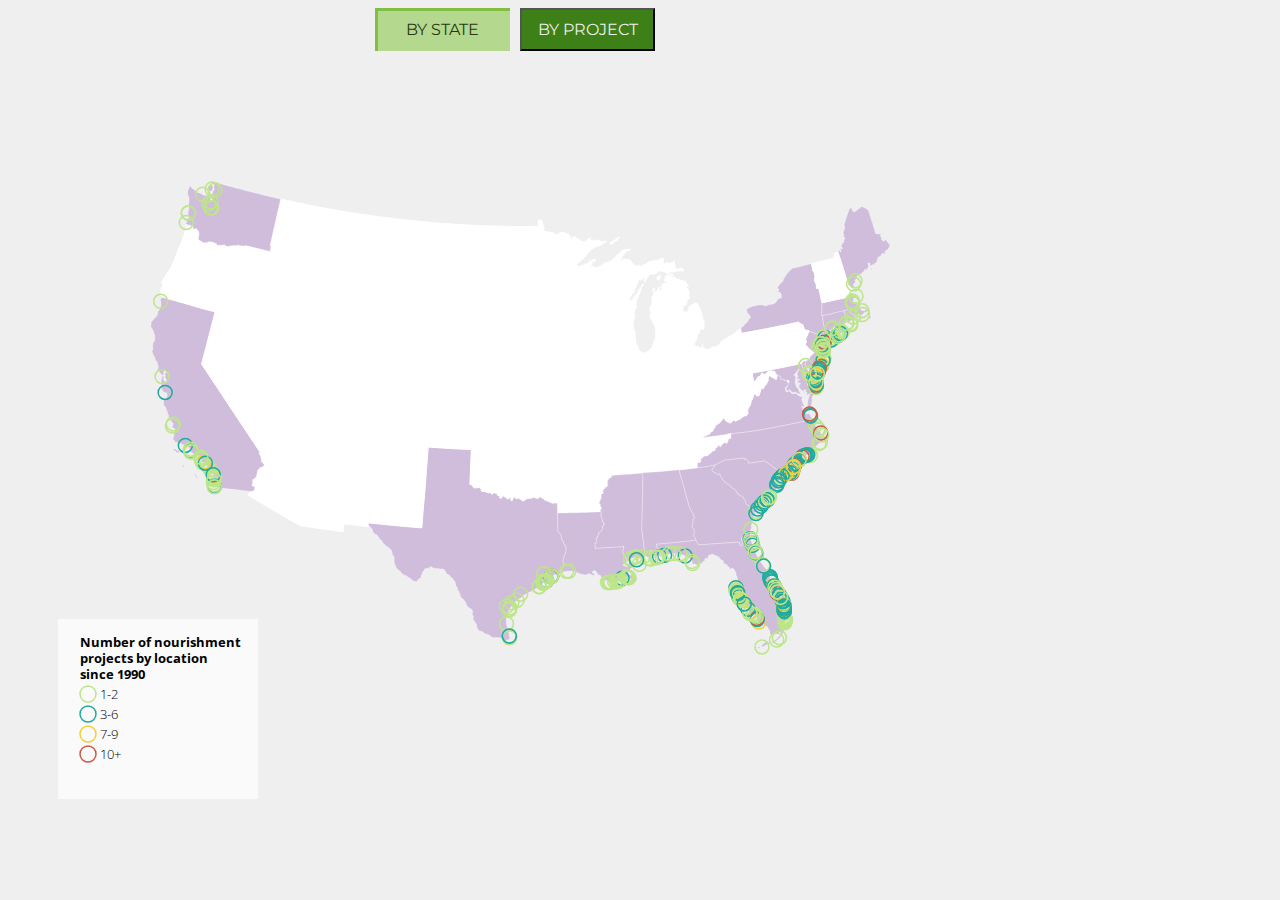
<file: PS01/index.html>
<!DOCTYPE html>
<html>
<head>
    <title>Load from CSV</title>

    <link rel="stylesheet" href="https://fonts.googleapis.com/css?family=Open+Sans:400,400italic,700,700italic%7CPlayfair+Display:400,700%7CMontserrat" type="text/css" media="all">

    <link rel="stylesheet" type="text/css" href="style.css">

    <script src="./libraries/d3.v4.2.6.min.js"></script>
    <script src="./libraries/texture.min.js"></script>
    <script src="./libraries/queue.min.js"></script>

</head>

<body>
    <div class="content">
      <div id="map-container">
      </div>
    </div>
</body>

<script src="./index.js"></script>

</html>
</file>
<file: PS01/style.css>
body {
  background-color: #efefef;
}

.content {
  width: 80vw;
  height: 80vh;
}

#map-container {
  width: 100%;
  height: 100%;
}

#svgBox #svg1 {
  margin: 0;
}

#svgBox #svg2 {
  background: rgba(255,255,255,.7);
  position: relative;
  width: 200px;
  height: 180px;
  margin-bottom: -180px;
}

#svgBox .background {
  fill: none;
  pointer-events: all;
}

#svgBox .feature {
  cursor: pointer;
}

#svgBox .feature.active {
  fill: #bda2cc;
}

#svgBox .tooltip {
  position: absolute;
  display: flex;
  flex-direction: row;
  flex-wrap: wrap;
  align-content: center;
  width: 250px;
}

#svgBox .state-tooltip {
  position: absolute;
  background-color: #FAFAFA;
  border: 1pt solid #4A4A4A;
  border-radius: 2%;
  padding: .3rem;
  font-family: "Open Sans", Verdana, sans-serif;
  font-weight: 300;
  font-size: .6rem;
  opacity: .95;
  max-width: 240px;

}

#svgBox .tooltip-content,
#svgBox .state-data {
  background-color: #FAFAFA;
  border: 1pt solid #4A4A4A;
  border-radius: 2%;
  margin-right: 1%;
  margin-top: .5%;
  padding: .3rem;
  font-family: "Open Sans", Verdana, sans-serif;
  font-weight: 300;
  font-size: .6rem;
  opacity: .95
}

#svgBox .legend-label {
  font-family: "Open Sans", Verdana, sans-serif;
  font-weight: 300;
  font-size: .8rem;
}

#svgBox .legend-title {
  font-family: "Open Sans", serif;
  font-weight: 700;
  font-size: .8rem;
}

#svgBox .label {
  font-family: "Open Sans", Verdana, sans-serif;
}

#svgBox p.location {
  font-size: .8rem;
  font-weight: bold;
  margin: 0;
  line-height: 1.2rem;
}

#svgBox p.info {
  font-size: .8rem;
  font-weight: normal;
  margin: 0;
  line-height: 1.2rem;
}

#svgBox span.state {
  font-weight: normal;
  margin: 0;
  line-height: 1rem;
}

#svgBox .button-container {
  display: flex;
  flex-direction: row;
  justify-content: center;
}

#svgBox .buttons {
  font-family: "Montserrat",sans-serif;
  background-color: #B4D88E;
  border: none;
  color: #273914;
  padding: 1% 1%;
  text-align: center;
  text-decoration: none;
  text-transform: uppercase;
  font-size: 1rem;
  margin-right: 1%;
  width: 135px;
  box-shadow: inset 3px 3px 0px 0px #83BE44;
}

#svgBox .clicked {
  font-family: "Montserrat", sans-serif;
  background-color: #3d8017;
  /*color: #273914;*/
  color: #EEEEEE;
  padding: 1% 1%;
  text-align: center;
  text-decoration: none;
  text-transform: uppercase;
  font-size: 1rem;
  margin-right: 1%;
  width: 135px;
  /*box-shadow: inset 0 2px 0 0 #B8E986;*/
}

#svgBox tbody tr:nth-child(even) {
  background-color: #e1e1e1;
}

#svgBox table {
  border-collapse: collapse;
  width: 100%;
  margin-top: .5rem;
}

#svgBox thead {
  text-align: Left;
}

#svgBox th:nth-child(3),
#svgBox th:nth-child(4),
#svgBox td:nth-child(3),
#svgBox td:nth-child(4) {
  text-align: right;
}

#svgBox th,
#svgBox td {
  padding-left: .5em;
}

#svgBox th {
  border-bottom: 1pt solid #4A4A4A;
}
</file>
